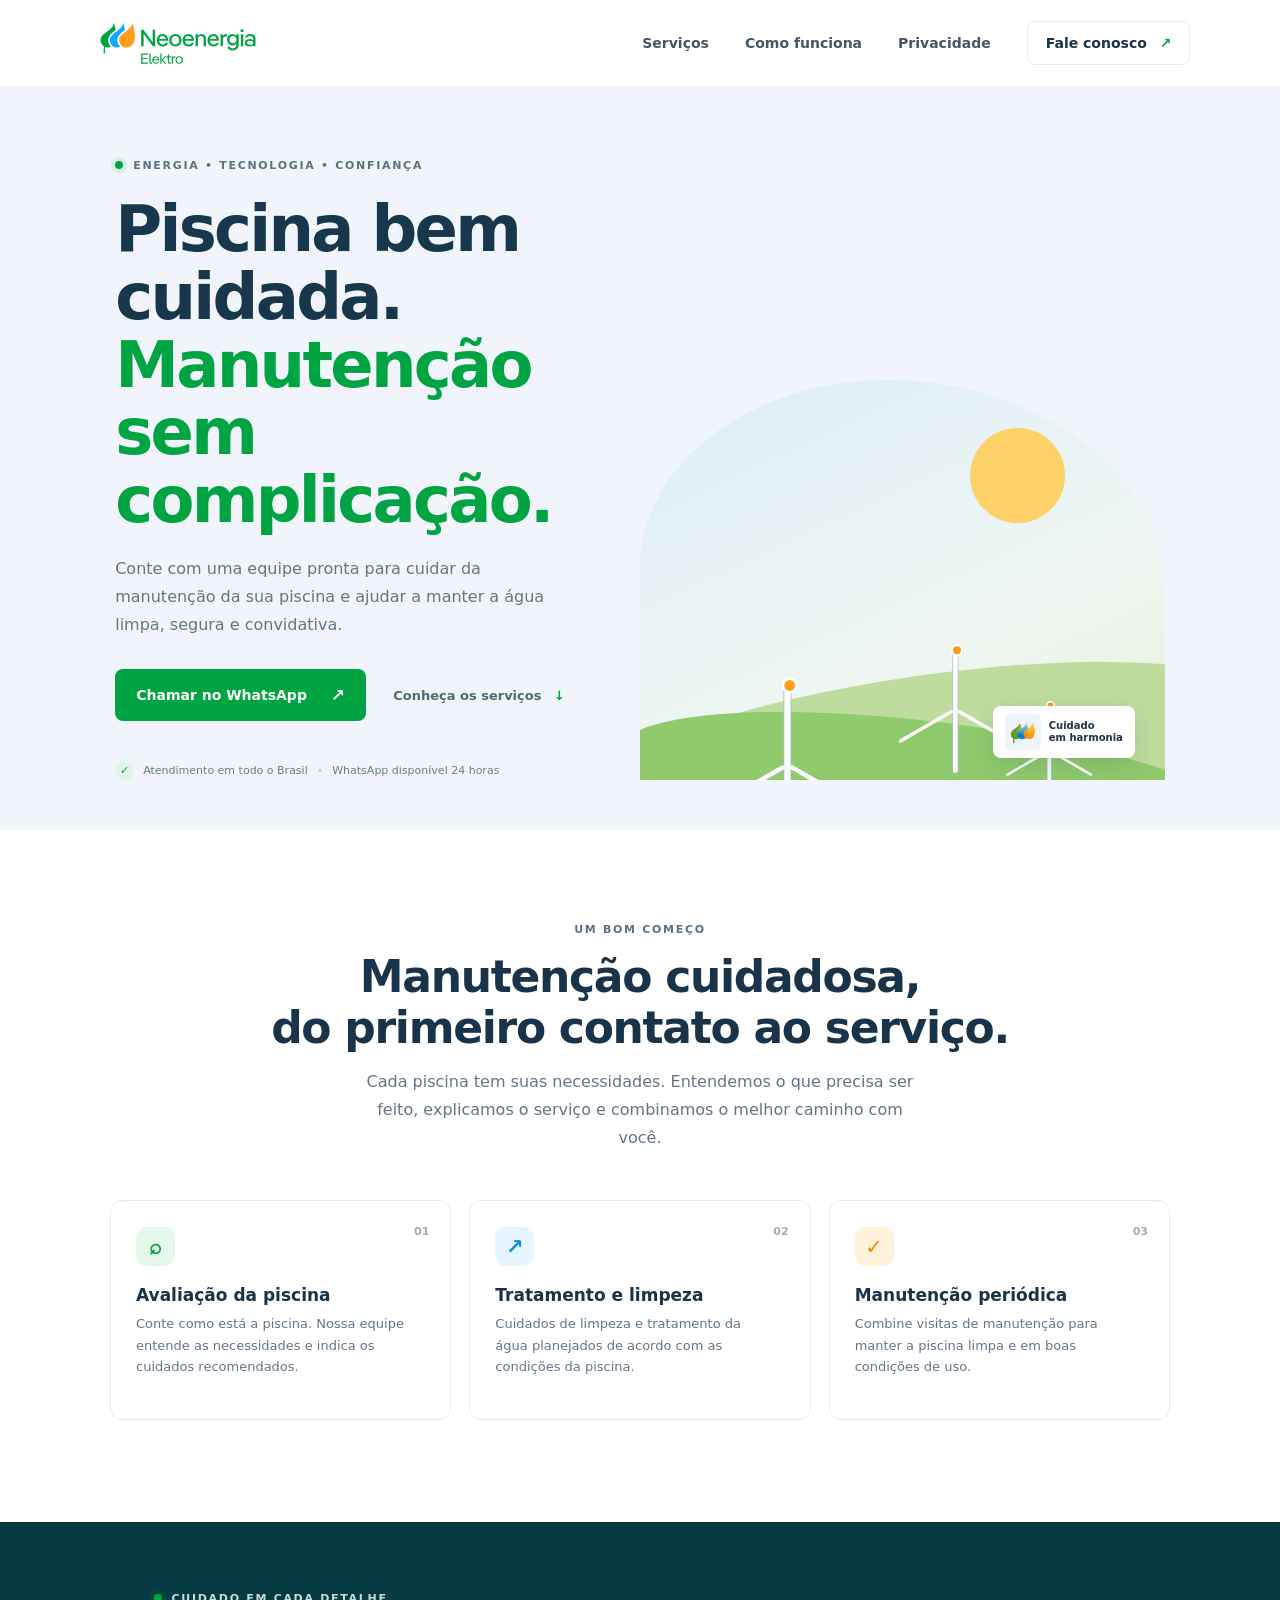
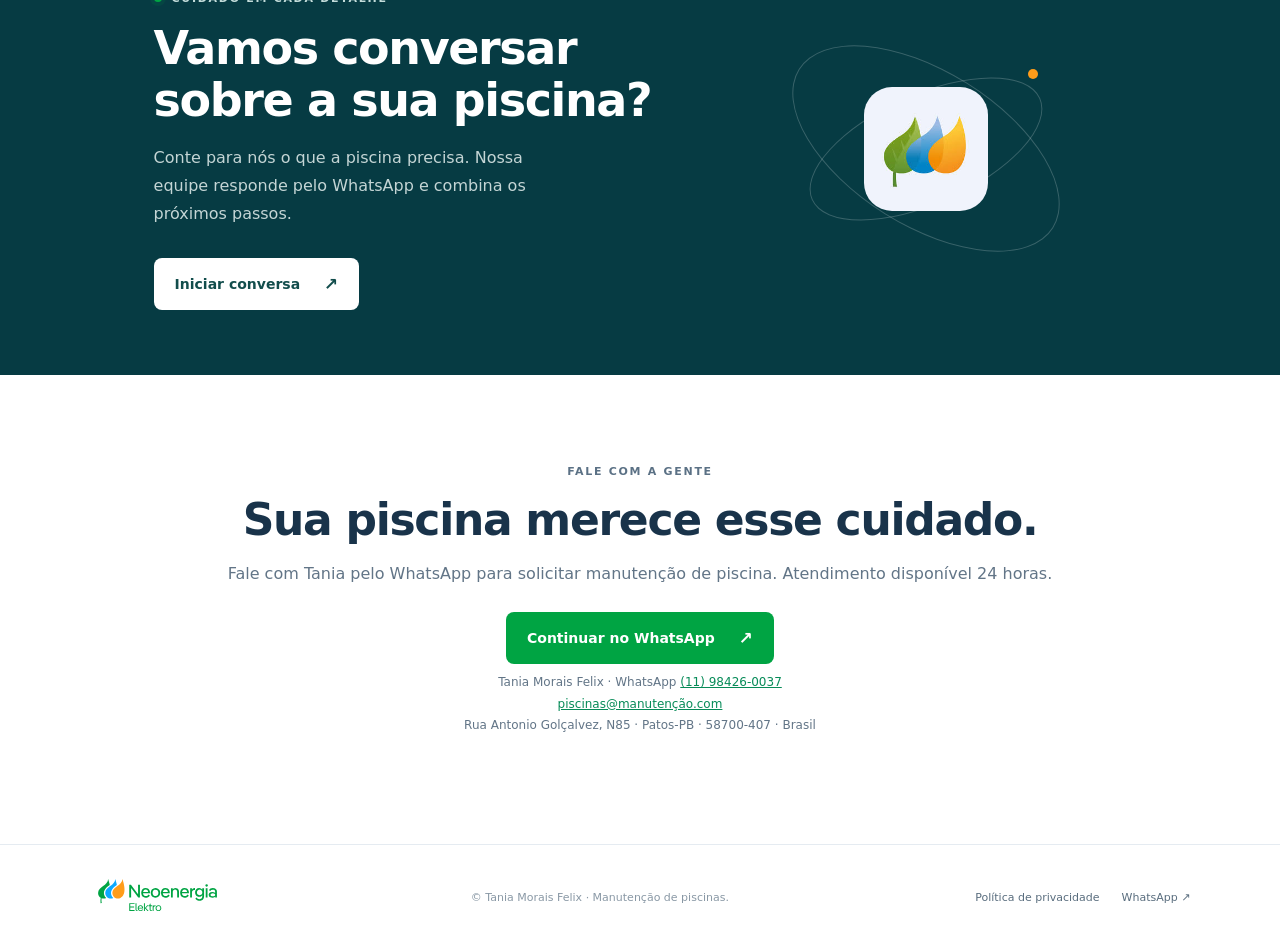
<file: index.html>
<!doctype html>
<html lang="pt-BR">
<head>
  <!-- Event snippet for Visualização de página conversion page
In your html page, add the snippet and call gtag_report_conversion when someone clicks on the chosen link or button. -->
<script>
function gtag_report_conversion(url) {
  var callback = function () {
    if (typeof(url) != 'undefined') {
      window.location = url;
    }
  };
  gtag('event', 'conversion', {
      'send_to': 'AW-18514970034/6oYUCJH2854dELKL0PxE',
      'event_callback': callback
  });
  return false;
}
</script>

  <!-- Google tag (gtag.js) -->
<script async src="https://www.googletagmanager.com/gtag/js?id=AW-18514970034"></script>
<script>
  window.dataLayer = window.dataLayer || [];
  function gtag(){dataLayer.push(arguments);}
  gtag('js', new Date());

  gtag('config', 'AW-18514970034');
</script>
  <meta charset="utf-8"><meta name="viewport" content="width=device-width,initial-scale=1">
  <meta name="theme-color" content="#f4f7fb">
  <meta name="description" content="Serviços de manutenção de piscinas com atendimento personalizado. Fale com nossa equipe pelo WhatsApp.">
  <title>Manutenção de piscinas | Atendimento especializado</title>
  <link rel="icon" href="assets/brand-mark.jpeg" type="image/jpeg">
  <link rel="stylesheet" href="styles.css">
</head>
<body>
<header class="site-header">
  <a class="brand" href="index.html" aria-label="Manutenção de piscinas — início"><img src="assets/logo-header.svg" alt="Marca"></a>
  <button class="menu-toggle" aria-expanded="false" aria-label="Abrir menu">☰</button>
  <nav class="nav" aria-label="Navegação principal"><a href="#servicos">Serviços</a><a href="#processo">Como funciona</a><a href="privacidade.html">Privacidade</a><a class="nav-cta whatsapp-link" href="#contato">Fale conosco <span>↗</span></a></nav>
</header>
<main>
  <section class="hero">
    <div class="hero-copy">
      <span class="eyebrow"><i></i> ENERGIA • TECNOLOGIA • CONFIANÇA</span>
      <h1>Piscina bem cuidada.<br><em>Manutenção sem complicação.</em></h1>
      <p>Conte com uma equipe pronta para cuidar da manutenção da sua piscina e ajudar a manter a água limpa, segura e convidativa.</p>
      <div class="hero-actions"><a class="button primary whatsapp-link" href="#contato">Chamar no WhatsApp <span>↗</span></a><a class="text-link" href="#servicos">Conheça os serviços <span>↓</span></a></div>
      <div class="trust-row"><span class="check">✓</span><span>Atendimento em todo o Brasil</span><span class="separator">•</span><span>WhatsApp disponível 24 horas</span></div>
    </div>
    <div class="hero-art" aria-label="Ilustração decorativa em uma paisagem verde">
      <div class="sun"></div><div class="windmill mill-one"><i class="blade b1"></i><i class="blade b2"></i><i class="blade b3"></i><i class="mast"></i></div><div class="windmill mill-two"><i class="blade b1"></i><i class="blade b2"></i><i class="blade b3"></i><i class="mast"></i></div><div class="windmill mill-three"><i class="blade b1"></i><i class="blade b2"></i><i class="blade b3"></i><i class="mast"></i></div><div class="hill hill-back"></div><div class="hill hill-front"></div><div class="art-stamp"><img src="assets/brand-mark.jpeg" alt=""><span>Cuidado<br>em harmonia</span></div>
    </div>
  </section>
  <section class="intro" id="servicos"><div class="section-label">UM BOM COMEÇO</div><h2>Manutenção cuidadosa,<br>do primeiro contato ao serviço.</h2><p class="intro-text">Cada piscina tem suas necessidades. Entendemos o que precisa ser feito, explicamos o serviço e combinamos o melhor caminho com você.</p>
    <div class="cards"><article class="card"><div class="icon green">⌕</div><h3>Avaliação da piscina</h3><p>Conte como está a piscina. Nossa equipe entende as necessidades e indica os cuidados recomendados.</p><span class="card-number">01</span></article><article class="card"><div class="icon blue">↗</div><h3>Tratamento e limpeza</h3><p>Cuidados de limpeza e tratamento da água planejados de acordo com as condições da piscina.</p><span class="card-number">02</span></article><article class="card"><div class="icon orange">✓</div><h3>Manutenção periódica</h3><p>Combine visitas de manutenção para manter a piscina limpa e em boas condições de uso.</p><span class="card-number">03</span></article></div>
  </section>
  <section class="process" id="processo"><div><span class="eyebrow light"><i></i> CUIDADO EM CADA DETALHE</span><h2>Vamos conversar<br>sobre a sua piscina?</h2><p>Conte para nós o que a piscina precisa. Nossa equipe responde pelo WhatsApp e combina os próximos passos.</p><a class="button white whatsapp-link" href="#contato">Iniciar conversa <span>↗</span></a></div><div class="process-visual"><div class="orbit orbit-a"></div><div class="orbit orbit-b"></div><img src="assets/brand-mark.jpeg" alt="Símbolo colorido da marca"><span class="orbit-dot"></span></div></section>
  <section class="contact" id="contato"><span class="section-label">FALE COM A GENTE</span><h2>Sua piscina merece esse cuidado.</h2><p>Fale com Tania pelo WhatsApp para solicitar manutenção de piscina. Atendimento disponível 24 horas.</p><a class="button primary whatsapp-link" href="#contato">Continuar no WhatsApp <span>↗</span></a><p class="contact-details">Tania Morais Felix · WhatsApp <a href="https://wa.me/5511984260037" target="_blank" rel="noopener noreferrer">(11) 98426-0037</a><br><a href="mailto:piscinas@xn--manuteno-xza3b.com">piscinas@manutenção.com</a><br>Rua Antonio Golçalvez, N85 · Patos-PB · 58700-407 · Brasil</p></section>
</main>
<footer><a class="footer-brand" href="index.html"><img src="assets/logo-header.svg" alt="Marca"></a><div class="footer-copy">© <span id="year"></span> Tania Morais Felix · Manutenção de piscinas.</div><div class="footer-links"><a href="privacidade.html">Política de privacidade</a><a class="whatsapp-link" href="#contato">WhatsApp ↗</a></div></footer>
<script src="script.js"></script>
</body></html>
</file>
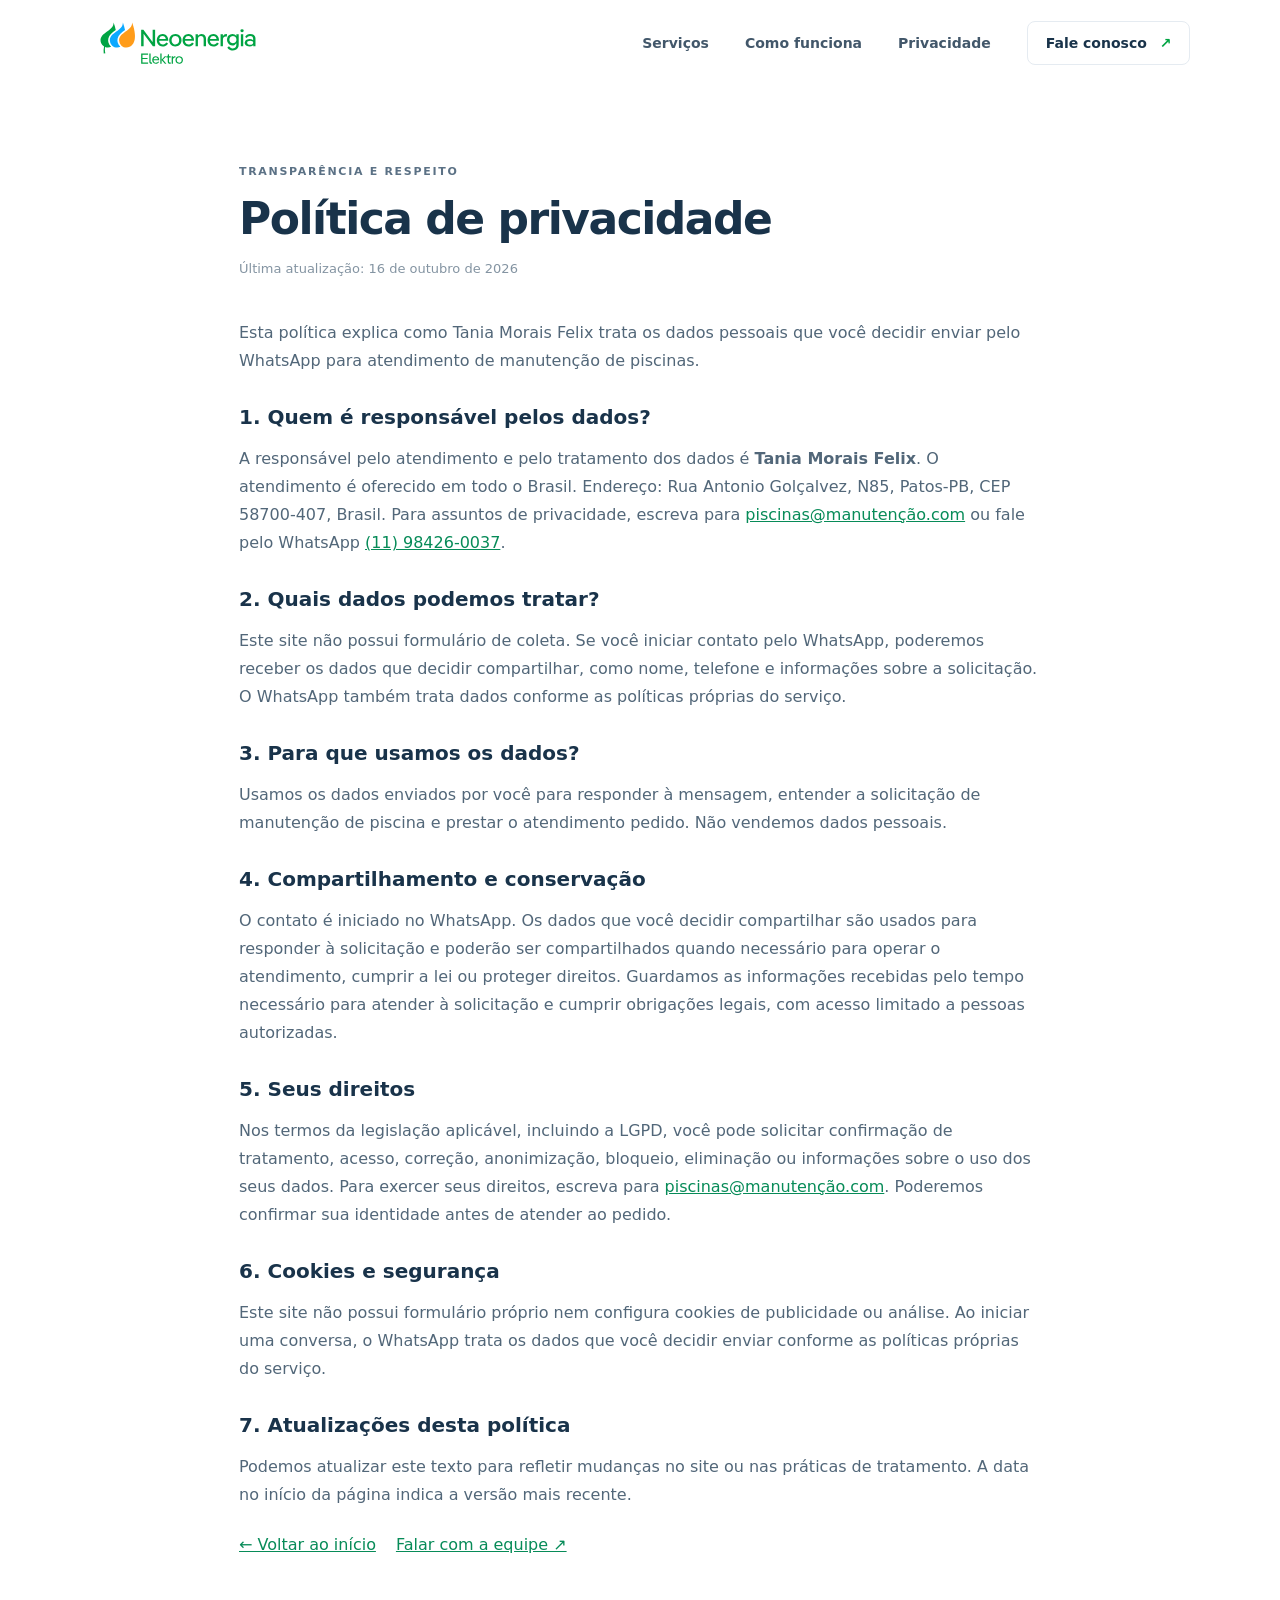
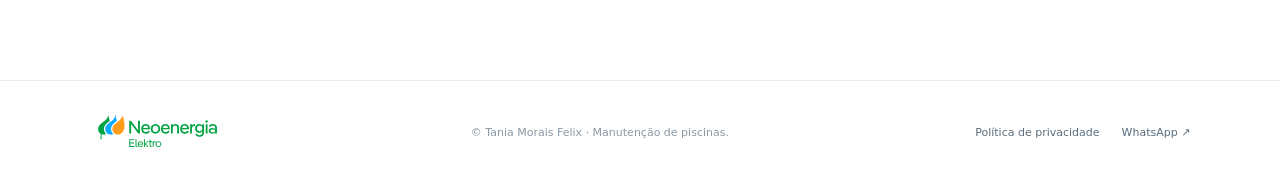
<file: privacidade.html>
<!doctype html>
<html lang="pt-BR"><head><meta charset="utf-8"><meta name="viewport" content="width=device-width,initial-scale=1"><meta name="theme-color" content="#f4f7fb"><meta name="description" content="Saiba como tratamos dados pessoais durante o atendimento de manutenção de piscinas."><title>Política de privacidade | Manutenção de piscinas</title><link rel="icon" href="assets/brand-mark.jpeg" type="image/jpeg"><link rel="stylesheet" href="styles.css"></head><body>
<header class="site-header"><a class="brand" href="index.html" aria-label="Manutenção de piscinas — início"><img src="assets/logo-header.svg" alt="Marca"></a><button class="menu-toggle" aria-expanded="false" aria-label="Abrir menu">☰</button><nav class="nav" aria-label="Navegação principal"><a href="index.html#servicos">Serviços</a><a href="index.html#processo">Como funciona</a><a href="privacidade.html">Privacidade</a><a class="nav-cta whatsapp-link" href="index.html#contato">Fale conosco <span>↗</span></a></nav></header>
<main class="privacy"><span class="section-label">TRANSPARÊNCIA E RESPEITO</span><h1>Política de privacidade</h1><p class="updated">Última atualização: 16 de outubro de 2026</p><p>Esta política explica como Tania Morais Felix trata os dados pessoais que você decidir enviar pelo WhatsApp para atendimento de manutenção de piscinas.</p>
<h2>1. Quem é responsável pelos dados?</h2><p>A responsável pelo atendimento e pelo tratamento dos dados é <strong>Tania Morais Felix</strong>. O atendimento é oferecido em todo o Brasil. Endereço: Rua Antonio Golçalvez, N85, Patos-PB, CEP 58700-407, Brasil. Para assuntos de privacidade, escreva para <a href="mailto:piscinas@xn--manuteno-xza3b.com">piscinas@manutenção.com</a> ou fale pelo WhatsApp <a href="https://wa.me/5511984260037">(11) 98426-0037</a>.</p>
<h2>2. Quais dados podemos tratar?</h2><p>Este site não possui formulário de coleta. Se você iniciar contato pelo WhatsApp, poderemos receber os dados que decidir compartilhar, como nome, telefone e informações sobre a solicitação. O WhatsApp também trata dados conforme as políticas próprias do serviço.</p>
<h2>3. Para que usamos os dados?</h2><p>Usamos os dados enviados por você para responder à mensagem, entender a solicitação de manutenção de piscina e prestar o atendimento pedido. Não vendemos dados pessoais.</p>
<h2>4. Compartilhamento e conservação</h2><p>O contato é iniciado no WhatsApp. Os dados que você decidir compartilhar são usados para responder à solicitação e poderão ser compartilhados quando necessário para operar o atendimento, cumprir a lei ou proteger direitos. Guardamos as informações recebidas pelo tempo necessário para atender à solicitação e cumprir obrigações legais, com acesso limitado a pessoas autorizadas.</p>
<h2>5. Seus direitos</h2><p>Nos termos da legislação aplicável, incluindo a LGPD, você pode solicitar confirmação de tratamento, acesso, correção, anonimização, bloqueio, eliminação ou informações sobre o uso dos seus dados. Para exercer seus direitos, escreva para <a href="mailto:piscinas@xn--manuteno-xza3b.com">piscinas@manutenção.com</a>. Poderemos confirmar sua identidade antes de atender ao pedido.</p>
<h2>6. Cookies e segurança</h2><p>Este site não possui formulário próprio nem configura cookies de publicidade ou análise. Ao iniciar uma conversa, o WhatsApp trata os dados que você decidir enviar conforme as políticas próprias do serviço.</p>
<h2>7. Atualizações desta política</h2><p>Podemos atualizar este texto para refletir mudanças no site ou nas práticas de tratamento. A data no início da página indica a versão mais recente.</p><nav><a href="index.html">← Voltar ao início</a><a class="whatsapp-link" href="index.html#contato">Falar com a equipe ↗</a></nav></main>
<footer><a class="footer-brand" href="index.html"><img src="assets/logo-header.svg" alt="Marca"></a><div class="footer-copy">© <span id="year"></span> Tania Morais Felix · Manutenção de piscinas.</div><div class="footer-links"><a href="privacidade.html">Política de privacidade</a><a class="whatsapp-link" href="index.html#contato">WhatsApp ↗</a></div></footer><script src="script.js"></script></body></html>
</file>
<file: styles.css>
:root{--green:#00a443;--blue:#0da9ff;--orange:#ff9c1a;--ink:#19334a;--muted:#627587;--pale:#f1f5fb;--line:#e5ebf1}*{box-sizing:border-box}html{scroll-behavior:smooth}body{margin:0;font-family:Inter,ui-sans-serif,system-ui,-apple-system,"Segoe UI",sans-serif;color:var(--ink);background:#fff}a{color:inherit;text-decoration:none}.site-header{height:86px;padding:0 clamp(22px,7vw,110px);display:flex;align-items:center;justify-content:space-between;background:#fff}.brand img{width:176px;height:auto;display:block}.nav{display:flex;align-items:center;gap:36px;font-size:14px;font-weight:550}.nav>a:not(.nav-cta){color:#42576a}.nav a:hover,.footer-links a:hover{color:var(--green)}.nav-cta{padding:13px 18px;border:1px solid var(--line);border-radius:8px}.nav-cta span{color:var(--green);margin-left:8px}.menu-toggle{display:none;border:0;background:none;font-size:24px;color:var(--ink)}.hero{min-height:560px;background:var(--pale);padding:68px clamp(22px,9vw,142px) 50px;display:grid;grid-template-columns:1fr 1fr;align-items:center;overflow:hidden}.hero-copy{max-width:570px;position:relative;z-index:2}.eyebrow,.section-label{font-size:11px;letter-spacing:1.7px;font-weight:750;color:#5b7185}.eyebrow{display:inline-flex;align-items:center;gap:10px}.eyebrow i{width:8px;height:8px;background:var(--green);border-radius:50%;box-shadow:0 0 0 4px #00a4431b}.hero h1{font-size:clamp(38px,5vw,66px);line-height:1.06;letter-spacing:-2.7px;margin:23px 0 20px;color:#17374d}.hero h1 em{font-style:normal;color:var(--green)}.hero-copy>p,.intro-text,.process p,.contact p{line-height:1.75;color:var(--muted);font-size:16px}.hero-copy>p{max-width:470px}.hero-actions{display:flex;align-items:center;gap:27px;margin-top:30px}.button{display:inline-flex;align-items:center;justify-content:center;gap:24px;padding:16px 21px;border-radius:8px;font-size:14px;font-weight:700;transition:transform .2s,box-shadow .2s}.button:hover{transform:translateY(-2px);box-shadow:0 8px 20px #17374d24}.primary{background:var(--green);color:white}.button span{font-size:17px}.text-link{font-size:13px;font-weight:650;color:#52697b}.text-link span{margin-left:8px;color:var(--green)}.trust-row{margin-top:40px;display:flex;align-items:center;gap:9px;font-size:11px;color:#6b7d8d}.check{display:grid;place-items:center;width:19px;height:19px;border-radius:50%;background:#e0f5e8;color:var(--green);font-weight:800}.separator{color:#bdc9d2}.hero-art{height:400px;position:relative;overflow:hidden;border-radius:47% 53% 0 0;background:linear-gradient(155deg,#dcedf8 0%,#eff6f2 63%,#e8f0dc 100%);align-self:end}.sun{position:absolute;width:95px;height:95px;border-radius:50%;background:#ffcf5c;right:19%;top:48px;opacity:.92}.hill{position:absolute;border-radius:50% 50% 0 0}.hill-back{height:150px;width:130%;left:-10%;bottom:-45px;background:#bedc9e;transform:rotate(-8deg)}.hill-front{height:130px;width:120%;right:-16%;bottom:-72px;background:#8fca6d;transform:rotate(7deg)}.windmill{position:absolute;bottom:99px;z-index:2}.mill-one{left:28%;transform:scale(.9)}.mill-two{left:60%;bottom:133px;transform:scale(.67)}.mill-three{left:78%;bottom:77px;transform:scale(.51)}.mast{position:absolute;width:7px;height:184px;background:#f8fbfd;left:-3px;top:0;transform:translateY(4px);border-radius:4px;box-shadow:0 0 0 1px #aac1c6}.blade{position:absolute;width:5px;height:93px;left:-2px;top:0;background:#fff;border-radius:8px;transform-origin:bottom center;z-index:2}.b1{transform:rotate(0deg) translateY(-4px)}.b2{transform:rotate(120deg) translateY(-4px)}.b3{transform:rotate(240deg) translateY(-4px)}.windmill:after{content:"";position:absolute;top:-4px;left:-6px;width:12px;height:12px;background:var(--orange);border:3px solid #fff;border-radius:50%;z-index:3}.art-stamp{position:absolute;bottom:22px;right:30px;z-index:3;display:flex;gap:8px;align-items:center;background:#fff;padding:8px 12px;border-radius:8px;box-shadow:0 8px 25px #19334a20;font-size:10px;font-weight:700;line-height:1.25}.art-stamp img{width:36px;height:36px;border-radius:5px}.intro{text-align:center;padding:93px 22px 102px}.intro h2,.contact h2{font-size:clamp(30px,4vw,44px);line-height:1.16;letter-spacing:-1.3px;margin:15px 0}.intro-text{max-width:550px;margin:0 auto}.cards{max-width:1060px;margin:48px auto 0;display:grid;grid-template-columns:repeat(3,1fr);gap:18px;text-align:left}.card{border:1px solid var(--line);border-radius:12px;padding:26px 25px 28px;position:relative;min-height:220px;transition:transform .2s,box-shadow .2s}.card:hover{transform:translateY(-4px);box-shadow:0 14px 35px #19334a10}.icon{width:39px;height:39px;border-radius:10px;display:grid;place-items:center;font-weight:800;font-size:21px}.green{background:#e4f7eb;color:var(--green)}.blue{background:#e4f5ff;color:#078ed9}.orange{background:#fff1dc;color:#e99100}.card h3{font-size:17px;margin:19px 0 8px}.card p{font-size:13px;color:var(--muted);line-height:1.65;margin:0;max-width:270px}.card-number{position:absolute;right:21px;top:24px;font-size:11px;color:#9aabba;font-weight:700}.process{background:#063b43;color:white;padding:65px clamp(22px,12vw,180px);display:grid;grid-template-columns:1fr .7fr;align-items:center;min-height:330px;overflow:hidden}.light{color:#c3dcda}.process h2{font-size:clamp(32px,4vw,46px);letter-spacing:-1.4px;line-height:1.13;margin:17px 0}.process p{color:#c4d5d5;max-width:420px}.white{background:white;color:#124d4c;margin-top:14px}.process-visual{height:230px;display:grid;place-items:center;position:relative}.process-visual img{width:124px;height:124px;object-fit:cover;border-radius:28px;z-index:1}.orbit{position:absolute;border:1px solid #ffffff34;border-radius:50%;transform:rotate(-24deg)}.orbit-a{width:250px;height:110px}.orbit-b{width:300px;height:155px;transform:rotate(32deg)}.orbit-dot{position:absolute;width:10px;height:10px;border-radius:50%;background:var(--orange);top:35px;right:22%}.contact{text-align:center;padding:85px 22px 83px}.contact p{margin:8px auto 24px}.contact small{display:block;color:#8494a2;font-size:11px;margin-top:17px}.contact small span{color:var(--green);padding:0 7px}footer{border-top:1px solid var(--line);padding:26px clamp(22px,7vw,110px);display:flex;align-items:center;justify-content:space-between;gap:22px}.footer-brand img{width:135px}.footer-copy{color:#8998a5;font-size:11px}.footer-links{display:flex;gap:22px;font-size:11px;color:#596d7e}.privacy{max-width:850px;margin:auto;padding:74px 24px 100px}.privacy h1{font-size:44px;letter-spacing:-1.5px;margin:14px 0}.privacy .updated{color:#8494a2;font-size:13px;margin-bottom:38px}.privacy h2{font-size:20px;margin:30px 0 8px}.privacy p,.privacy li{line-height:1.75;color:#526779}.privacy a{color:#078b58;text-decoration:underline}.privacy nav{margin:26px 0}.privacy nav a{margin-right:20px}
@media(max-width:850px){.site-header{height:72px}.brand img{width:150px}.menu-toggle{display:block}.nav{display:none;position:absolute;top:72px;left:0;right:0;background:#fff;padding:18px 24px 24px;z-index:10;box-shadow:0 12px 15px #19334a12;align-items:stretch;gap:0;flex-direction:column}.nav.open{display:flex}.nav>a{padding:13px 4px}.nav .nav-cta{margin-top:7px;text-align:center}.hero{grid-template-columns:1fr;padding-top:56px}.hero-art{height:345px;margin:30px 0 0}.hero-copy{max-width:650px}.process{padding-top:50px;padding-bottom:50px}.cards{gap:12px}.card{padding:21px 17px}.card h3{font-size:15px}}
@media(max-width:620px){.hero{padding:47px 22px 0}.hero h1{letter-spacing:-1.6px}.hero-actions{align-items:flex-start;flex-direction:column;gap:18px}.trust-row{flex-wrap:wrap;margin:27px 0 0}.separator{display:none}.hero-art{height:300px;margin-top:25px;border-radius:42% 42% 0 0}.intro{padding:70px 20px}.cards{grid-template-columns:1fr;max-width:430px;margin-top:32px}.card{min-height:unset}.card p{max-width:unset}.process{grid-template-columns:1fr;padding:48px 24px}.process-visual{height:185px}.contact{padding:65px 22px}.contact h2{font-size:32px}footer{flex-direction:column;text-align:center;padding:27px 20px}.footer-links{gap:18px}}
.contact-form{max-width:530px;margin:26px auto 0;text-align:left;display:grid;gap:15px}.contact-form>label:not(.consent){display:grid;gap:7px;color:#435c6d;font-size:12px;font-weight:650}.contact-form input:not([type=checkbox]),.contact-form textarea{width:100%;border:1px solid #dbe4ea;border-radius:8px;padding:13px 14px;font:inherit;font-size:14px;color:var(--ink);background:#fff;outline:none}.contact-form input:focus,.contact-form textarea:focus{border-color:var(--green);box-shadow:0 0 0 3px #00a4431b}.contact-form textarea{resize:vertical}.contact-form .consent{display:flex;align-items:flex-start;gap:9px;font-size:11px;line-height:1.5;color:#657a8b}.contact-form .consent input{margin-top:3px;accent-color:var(--green)}.contact-form .consent a,.contact-details a{color:#078b58;text-decoration:underline}.contact-form button{justify-self:center;border:0;cursor:pointer}.contact-form small{display:block;color:#8494a2;font-size:11px;line-height:1.5;text-align:center}.contact-details{font-size:12px!important;line-height:1.8!important}.contact-details a{white-space:nowrap}
</file>
